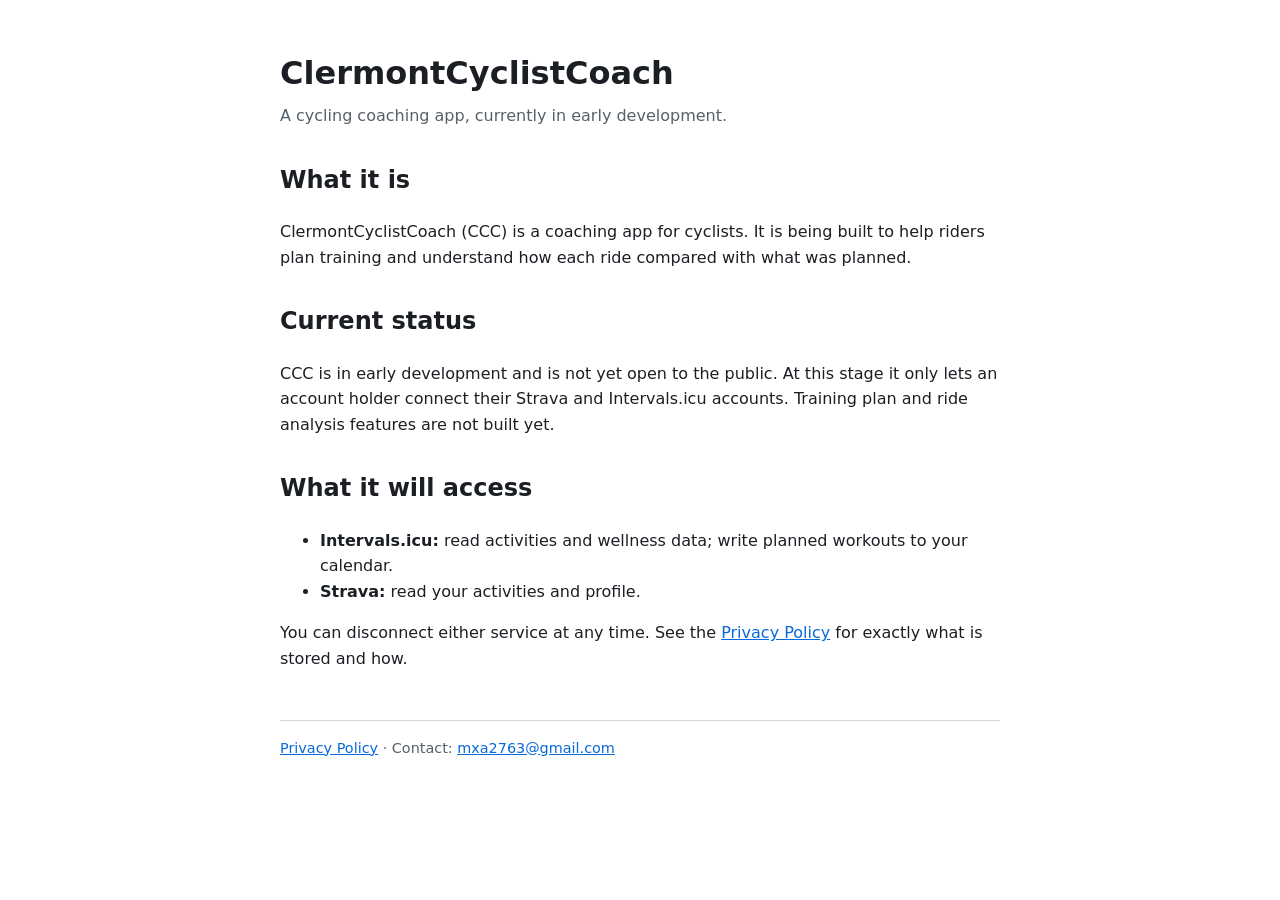
<file: docs/index.html>
<!doctype html>
<html lang="en">
<head>
  <meta charset="utf-8">
  <meta name="viewport" content="width=device-width, initial-scale=1">
  <title>ClermontCyclistCoach</title>
  <link rel="stylesheet" href="style.css">
</head>
<body>
  <h1>ClermontCyclistCoach</h1>
  <p class="tag">A cycling coaching app, currently in early development.</p>

  <h2>What it is</h2>
  <p>ClermontCyclistCoach (CCC) is a coaching app for cyclists. It is being built to help riders plan
  training and understand how each ride compared with what was planned.</p>

  <h2>Current status</h2>
  <p>CCC is in early development and is not yet open to the public. At this stage it only lets an
  account holder connect their Strava and Intervals.icu accounts. Training plan and ride analysis
  features are not built yet.</p>

  <h2>What it will access</h2>
  <ul>
    <li><strong>Intervals.icu:</strong> read activities and wellness data; write planned workouts to your
    calendar.</li>
    <li><strong>Strava:</strong> read your activities and profile.</li>
  </ul>
  <p>You can disconnect either service at any time. See the <a href="privacy.html">Privacy Policy</a>
  for exactly what is stored and how.</p>

  <footer>
    <a href="privacy.html">Privacy Policy</a> ·
    Contact: <a href="mailto:mxa2763@gmail.com">mxa2763@gmail.com</a>
  </footer>
</body>
</html>
</file>
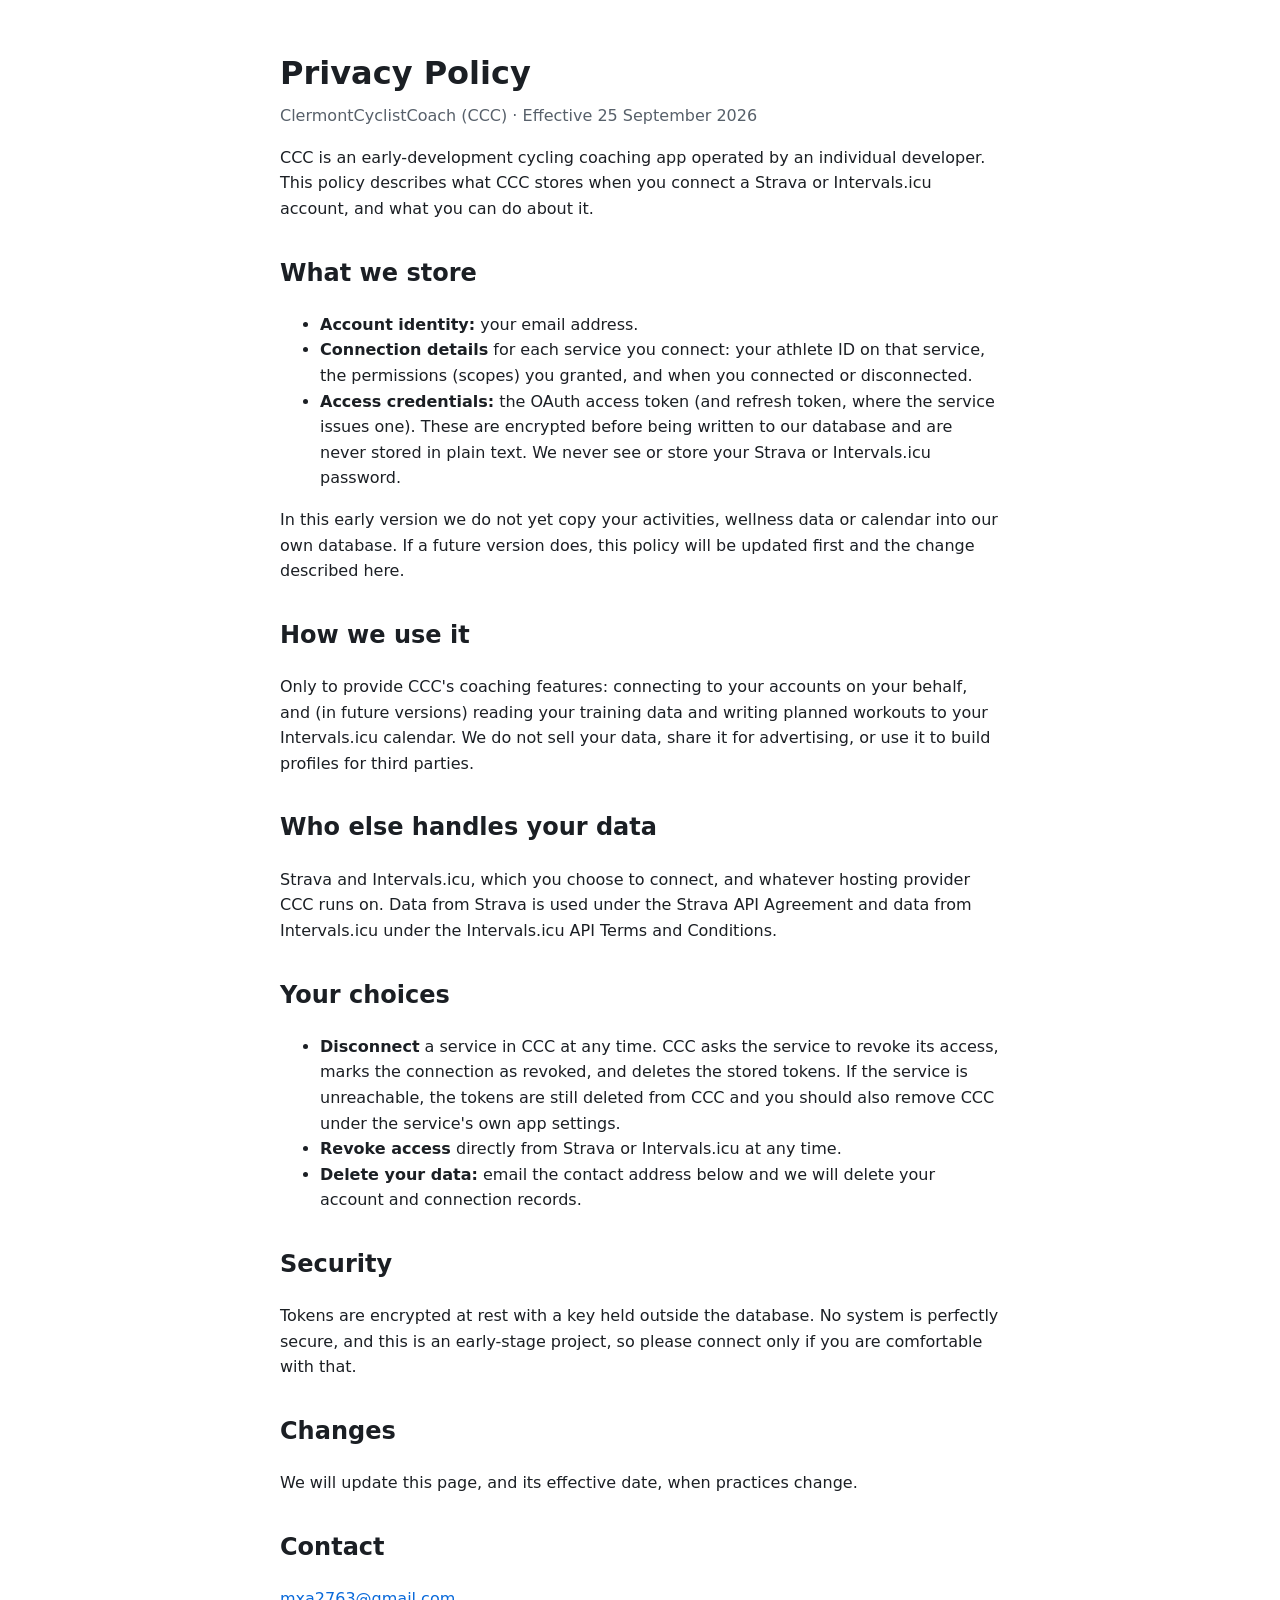
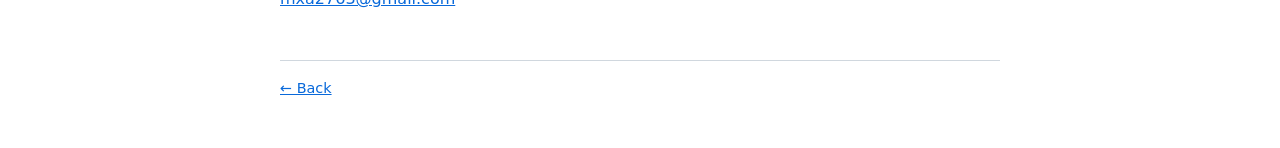
<file: docs/privacy.html>
<!doctype html>
<html lang="en">
<head>
  <meta charset="utf-8">
  <meta name="viewport" content="width=device-width, initial-scale=1">
  <title>Privacy Policy – ClermontCyclistCoach</title>
  <link rel="stylesheet" href="style.css">
</head>
<body>
  <h1>Privacy Policy</h1>
  <p class="tag">ClermontCyclistCoach (CCC) · Effective 25 September 2026</p>

  <p>CCC is an early-development cycling coaching app operated by an individual developer. This policy
  describes what CCC stores when you connect a Strava or Intervals.icu account, and what you can do about it.</p>

  <h2>What we store</h2>
  <ul>
    <li><strong>Account identity:</strong> your email address.</li>
    <li><strong>Connection details</strong> for each service you connect: your athlete ID on that service,
    the permissions (scopes) you granted, and when you connected or disconnected.</li>
    <li><strong>Access credentials:</strong> the OAuth access token (and refresh token, where the service
    issues one). These are encrypted before being written to our database and are never stored in plain text.
    We never see or store your Strava or Intervals.icu password.</li>
  </ul>
  <p>In this early version we do not yet copy your activities, wellness data or calendar into our own
  database. If a future version does, this policy will be updated first and the change described here.</p>

  <h2>How we use it</h2>
  <p>Only to provide CCC's coaching features: connecting to your accounts on your behalf, and (in future
  versions) reading your training data and writing planned workouts to your Intervals.icu calendar.
  We do not sell your data, share it for advertising, or use it to build profiles for third parties.</p>

  <h2>Who else handles your data</h2>
  <p>Strava and Intervals.icu, which you choose to connect, and whatever hosting provider CCC runs on.
  Data from Strava is used under the Strava API Agreement and data from Intervals.icu under the
  Intervals.icu API Terms and Conditions.</p>

  <h2>Your choices</h2>
  <ul>
    <li><strong>Disconnect</strong> a service in CCC at any time. CCC asks the service to revoke its access,
    marks the connection as revoked, and deletes the stored tokens. If the service is unreachable, the tokens
    are still deleted from CCC and you should also remove CCC under the service's own app settings.</li>
    <li><strong>Revoke access</strong> directly from Strava or Intervals.icu at any time.</li>
    <li><strong>Delete your data:</strong> email the contact address below and we will delete your account and
    connection records.</li>
  </ul>

  <h2>Security</h2>
  <p>Tokens are encrypted at rest with a key held outside the database. No system is perfectly secure, and
  this is an early-stage project, so please connect only if you are comfortable with that.</p>

  <h2>Changes</h2>
  <p>We will update this page, and its effective date, when practices change.</p>

  <h2>Contact</h2>
  <p><a href="mailto:mxa2763@gmail.com">mxa2763@gmail.com</a></p>

  <footer><a href="index.html">← Back</a></footer>
</body>
</html>
</file>
<file: docs/style.css>
body { font-family: system-ui, -apple-system, sans-serif; max-width: 720px; margin: 3rem auto; padding: 0 1.25rem;
       line-height: 1.6; color: #1b1f24; }
h1 { margin-bottom: .25rem; } h2 { margin-top: 2rem; }
.tag { color: #57606a; margin-top: 0; }
footer { margin-top: 3rem; padding-top: 1rem; border-top: 1px solid #d0d7de; color: #57606a; font-size: .9rem; }
a { color: #0969da; }
</file>
